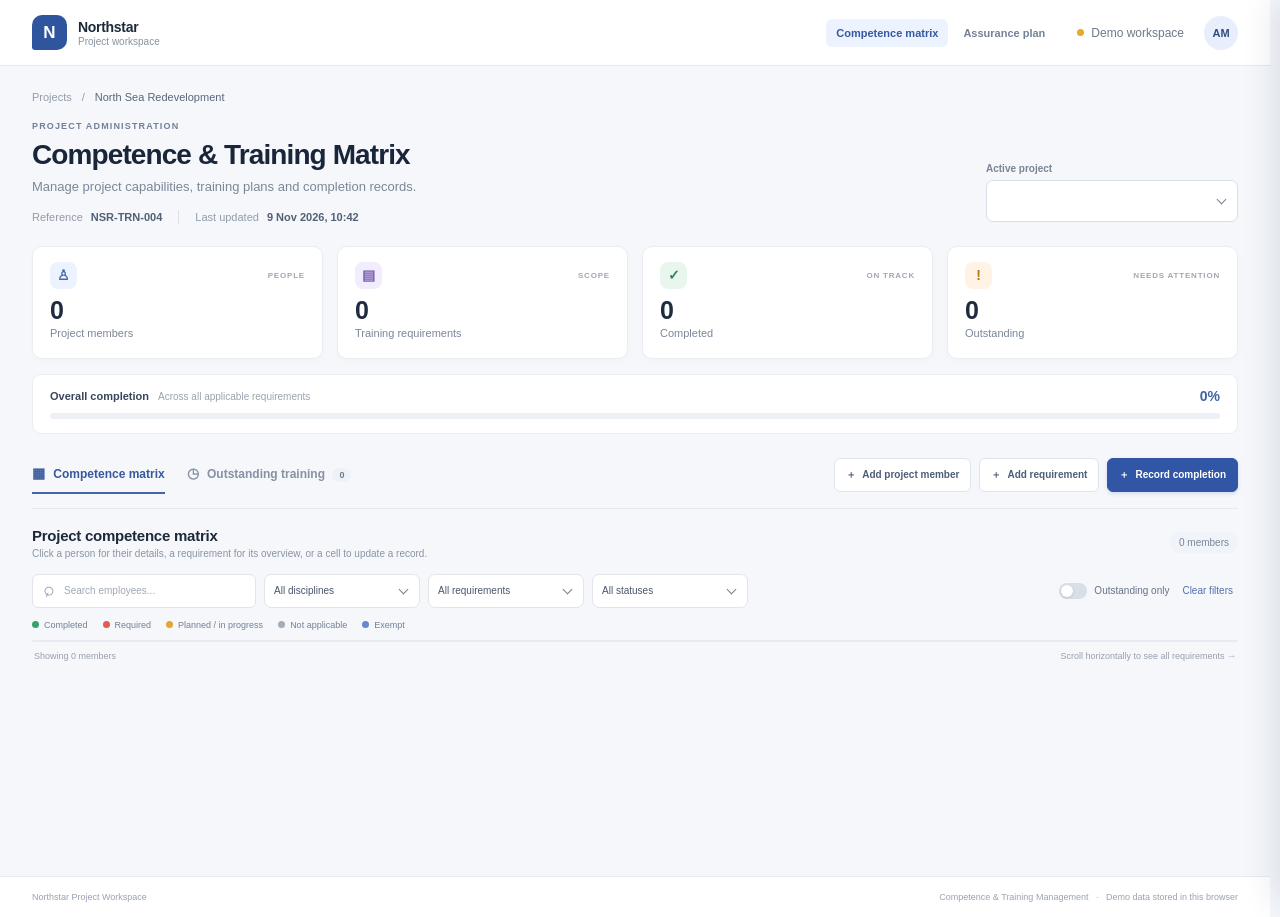
<file: index.html>
<!doctype html>
<html lang="en">
  <head>
    <meta charset="utf-8">
    <meta name="viewport" content="width=device-width, initial-scale=1">
    <meta name="theme-color" content="#f5f7fb">
    <title>Competence &amp; Training Matrix</title>
    <link rel="stylesheet" href="styles.css">
  </head>
  <body>
    <div class="app-shell">
      <header class="topbar">
        <a class="brand" href="#" aria-label="Project workspace home">
          <span class="brand-mark" aria-hidden="true">N</span>
          <span class="brand-copy"><strong>Northstar</strong><small>Project workspace</small></span>
        </a>
        <nav class="page-nav" aria-label="Project pages">
          <a class="active" href="index.html" aria-current="page">Competence matrix</a>
          <a href="assurance.html">Assurance plan</a>
        </nav>
        <div class="topbar-right">
          <span class="demo-label"><span></span> Demo workspace</span>
          <button class="avatar" aria-label="Signed in as Alex Morgan" title="Alex Morgan">AM</button>
        </div>
      </header>

      <main class="page">
        <div class="breadcrumbs"><span>Projects</span><span aria-hidden="true">/</span><span id="breadcrumb-project">North Sea Redevelopment</span></div>
        <section class="page-heading" aria-labelledby="page-title">
          <div class="heading-copy">
            <div class="eyebrow">PROJECT ADMINISTRATION</div>
            <h1 id="page-title">Competence &amp; Training Matrix</h1>
            <p class="subtitle">Manage project capabilities, training plans and completion records.</p>
            <div class="document-meta">
              <span><span class="meta-label">Reference</span><strong id="project-reference">NSR-TRN-004</strong></span>
              <span class="meta-divider"></span>
              <span><span class="meta-label">Last updated</span><strong id="updated-at">9 Nov 2026, 10:42</strong></span>
            </div>
          </div>
          <div class="project-picker">
            <label for="project-select">Active project</label>
            <div class="select-wrap project-select-wrap"><select id="project-select" aria-label="Select active project"></select><span class="chevron" aria-hidden="true"></span></div>
          </div>
        </section>

        <section class="summary-grid" aria-label="Project summary">
          <article class="summary-card">
            <div class="summary-top"><span class="summary-icon members-icon" aria-hidden="true">♙</span><span class="summary-kicker">PEOPLE</span></div>
            <div class="summary-number" id="member-count">0</div><div class="summary-label">Project members</div>
          </article>
          <article class="summary-card">
            <div class="summary-top"><span class="summary-icon requirements-icon" aria-hidden="true">▤</span><span class="summary-kicker">SCOPE</span></div>
            <div class="summary-number" id="requirement-count">0</div><div class="summary-label">Training requirements</div>
          </article>
          <article class="summary-card">
            <div class="summary-top"><span class="summary-icon completed-icon" aria-hidden="true">✓</span><span class="summary-kicker">ON TRACK</span></div>
            <div class="summary-number" id="completed-count">0</div><div class="summary-label">Completed</div>
          </article>
          <article class="summary-card">
            <div class="summary-top"><span class="summary-icon outstanding-icon" aria-hidden="true">!</span><span class="summary-kicker">NEEDS ATTENTION</span></div>
            <div class="summary-number" id="outstanding-count">0</div><div class="summary-label">Outstanding</div>
          </article>
        </section>

        <section class="progress-section" aria-label="Project completion">
          <div class="progress-copy"><div><strong>Overall completion</strong><span>Across all applicable requirements</span></div><strong class="progress-value" id="completion-rate">0%</strong></div>
          <div class="progress-track" role="progressbar" aria-label="Overall completion" aria-valuemin="0" aria-valuemax="100" aria-valuenow="0" id="progress-bar"><span></span></div>
        </section>

        <div class="action-row">
          <div class="tabs" role="tablist" aria-label="Matrix views">
            <button class="tab active" role="tab" aria-selected="true" data-view="matrix"><span class="tab-icon">▦</span> Competence matrix</button>
            <button class="tab" role="tab" aria-selected="false" data-view="outstanding"><span class="tab-icon">◷</span> Outstanding training <span class="tab-count" id="outstanding-tab-count">0</span></button>
          </div>
          <div class="action-buttons">
            <button class="button button-secondary" data-dialog="member">＋ <span>Add project member</span></button>
            <button class="button button-secondary" data-dialog="requirement">＋ <span>Add requirement</span></button>
            <button class="button button-primary" data-dialog="completion">＋ <span>Record completion</span></button>
          </div>
        </div>

        <section class="view-panel" id="matrix-view" role="tabpanel">
          <div class="panel-heading">
            <div><h2>Project competence matrix</h2><p>Click a person for their details, a requirement for its overview, or a cell to update a record.</p></div>
            <span class="record-count" id="matrix-record-count">0 members</span>
          </div>
          <div class="filters" aria-label="Filter matrix">
            <label class="search-box"><span class="search-icon" aria-hidden="true">⌕</span><input id="search-input" type="search" placeholder="Search employees..." aria-label="Search employees"></label>
            <div class="select-wrap"><select id="discipline-filter" aria-label="Filter by discipline"><option value="">All disciplines</option></select><span class="chevron" aria-hidden="true"></span></div>
            <div class="select-wrap"><select id="requirement-filter" aria-label="Filter by requirement"><option value="">All requirements</option></select><span class="chevron" aria-hidden="true"></span></div>
            <div class="select-wrap"><select id="status-filter" aria-label="Filter by status"><option value="">All statuses</option></select><span class="chevron" aria-hidden="true"></span></div>
            <label class="toggle-control"><input id="outstanding-only" type="checkbox"><span class="toggle-track"></span><span>Outstanding only</span></label>
            <button class="clear-filters" id="clear-filters" type="button">Clear filters</button>
          </div>
          <div class="legend" aria-label="Status legend">
            <span><i class="status-dot completed"></i>Completed</span><span><i class="status-dot required"></i>Required</span><span><i class="status-dot in-progress"></i>Planned / in progress</span><span><i class="status-dot not-applicable"></i>Not applicable</span><span><i class="status-dot exempt"></i>Exempt</span>
          </div>
          <div class="matrix-scroll" id="matrix-scroll">
            <table class="matrix-table" id="matrix-table"></table>
          </div>
          <div class="empty-state" id="matrix-empty" hidden><span class="empty-icon">⌕</span><h3>No matching records</h3><p>Try adjusting your filters or search for another employee.</p><button class="button button-secondary" id="empty-clear">Clear all filters</button></div>
          <div class="table-footer"><span id="matrix-footer-count">Showing 0 members</span><span>Scroll horizontally to see all requirements <span aria-hidden="true">→</span></span></div>
        </section>

        <section class="view-panel outstanding-view" id="outstanding-view" role="tabpanel" hidden>
          <div class="panel-heading">
            <div><h2>Outstanding training</h2><p>Follow up on requirements that still need to be completed.</p></div>
            <div class="outstanding-tools"><span class="record-count" id="outstanding-record-count">0 records</span><button class="button button-secondary export-button" id="export-outstanding" type="button">↓ <span>Export CSV</span></button></div>
          </div>
          <div class="outstanding-filters">
            <label class="search-box"><span class="search-icon" aria-hidden="true">⌕</span><input id="outstanding-search" type="search" placeholder="Search employee or requirement..." aria-label="Search outstanding training"></label>
            <div class="select-wrap"><select id="outstanding-discipline" aria-label="Filter outstanding training by discipline"><option value="">All disciplines</option></select><span class="chevron" aria-hidden="true"></span></div>
            <div class="select-wrap"><select id="outstanding-status" aria-label="Filter outstanding training by status"><option value="">All statuses</option></select><span class="chevron" aria-hidden="true"></span></div>
          </div>
          <div class="table-scroll">
            <table class="data-table">
              <thead><tr><th><button data-sort="employee">Employee <span>↕</span></button></th><th><button data-sort="discipline">Discipline <span>↕</span></button></th><th><button data-sort="requirement">Training requirement <span>↕</span></button></th><th><button data-sort="status">Current status <span>↕</span></button></th><th><button data-sort="planned">Planned date <span>↕</span></button></th><th><button data-sort="responsible">Responsible person <span>↕</span></button></th></tr></thead>
              <tbody id="outstanding-body"></tbody>
            </table>
          </div>
          <div class="empty-state" id="outstanding-empty" hidden><span class="empty-icon">✓</span><h3>Nothing outstanding</h3><p>There are no training records matching these filters.</p></div>
          <div class="table-footer"><span id="outstanding-footer-count">Showing 0 records</span><span>Overdue items are highlighted in red.</span></div>
        </section>
      </main>
      <footer class="app-footer"><span>Northstar Project Workspace</span><span>Competence &amp; Training Management <span class="footer-divider">·</span> Demo data stored in this browser</span></footer>
    </div>

    <div class="overlay" id="dialog-overlay" hidden>
      <section class="dialog" role="dialog" aria-modal="true" aria-labelledby="dialog-title">
        <header class="dialog-header"><div><span class="dialog-eyebrow" id="dialog-eyebrow">PROJECT RECORD</span><h2 id="dialog-title">Edit record</h2><p id="dialog-description"></p></div><button class="icon-button dialog-close" aria-label="Close dialog" data-close-dialog>×</button></header>
        <form id="record-form"><div class="dialog-body" id="dialog-fields"></div><footer class="dialog-footer"><button class="button button-secondary" type="button" data-close-dialog>Cancel</button><button class="button button-primary" type="submit" id="dialog-submit">Save changes</button></footer></form>
      </section>
    </div>
    <div class="drawer-scrim" id="drawer-scrim" hidden></div>
    <aside class="detail-drawer" id="detail-drawer" aria-label="Details panel" aria-hidden="true">
      <div id="drawer-content"></div>
    </aside>
    <div class="toast-region" id="toast-region" aria-live="polite"></div>
    <script src="app.js"></script>
  </body>
</html>
</file>
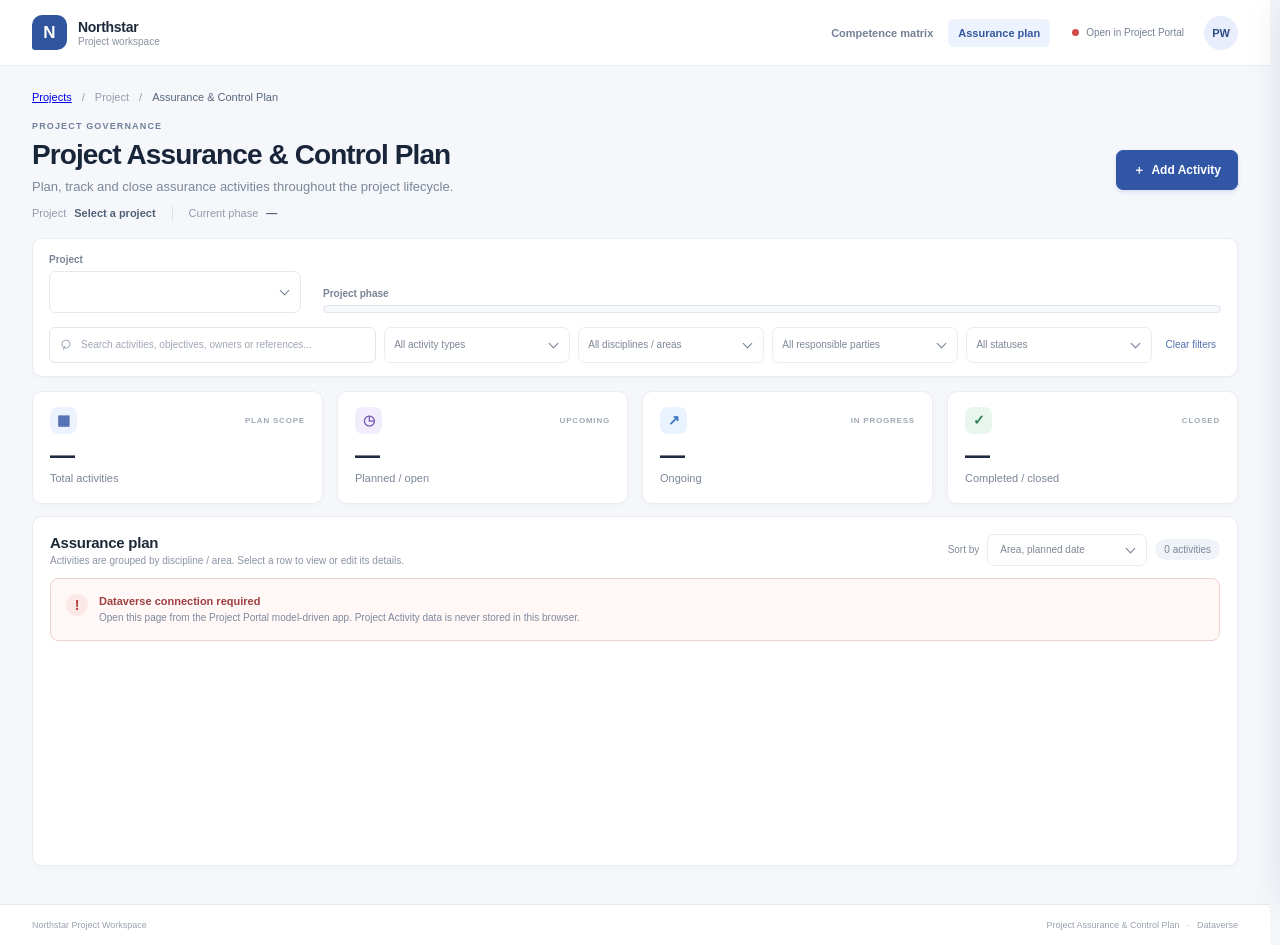
<file: assurance.html>
<!doctype html>
<html lang="en">
  <head>
    <meta charset="utf-8">
    <meta name="viewport" content="width=device-width, initial-scale=1">
    <meta name="theme-color" content="#f5f7fb">
    <title>Project Assurance &amp; Control Plan</title>
    <link rel="stylesheet" href="styles.css">
  </head>
  <body>
    <div class="app-shell">
      <header class="topbar">
        <a class="brand" href="index.html" aria-label="Project workspace home">
          <span class="brand-mark" aria-hidden="true">N</span>
          <span class="brand-copy"><strong>Northstar</strong><small>Project workspace</small></span>
        </a>
        <nav class="page-nav" aria-label="Project pages">
          <a href="index.html">Competence matrix</a>
          <a class="active" href="assurance.html" aria-current="page">Assurance plan</a>
        </nav>
        <div class="topbar-right">
          <span class="connection-label" id="connection-label"><span></span> Connecting to Dataverse</span>
          <button class="avatar" aria-label="Project workspace">PW</button>
        </div>
      </header>

      <main class="page assurance-page">
        <div class="breadcrumbs"><a href="index.html">Projects</a><span aria-hidden="true">/</span><span id="breadcrumb-project">Project</span><span aria-hidden="true">/</span><span>Assurance &amp; Control Plan</span></div>
        <section class="page-heading assurance-heading" aria-labelledby="page-title">
          <div class="heading-copy">
            <div class="eyebrow">PROJECT GOVERNANCE</div>
            <h1 id="page-title">Project Assurance &amp; Control Plan</h1>
            <p class="subtitle">Plan, track and close assurance activities throughout the project lifecycle.</p>
            <div class="document-meta">
              <span><span class="meta-label">Project</span><strong id="selected-project-name">Select a project</strong></span>
              <span class="meta-divider"></span>
              <span><span class="meta-label">Current phase</span><strong id="selected-phase-name">—</strong></span>
            </div>
          </div>
          <button class="button button-primary add-activity-button" id="add-activity" type="button" disabled><span aria-hidden="true">＋</span> Add Activity</button>
        </section>

        <section class="assurance-navigation surface-card" aria-label="Project and phase selection">
          <div class="assurance-filter-row">
            <div class="project-picker">
              <label for="project-filter">Project</label>
              <div class="select-wrap project-select-wrap"><select id="project-filter" aria-label="Select project" disabled></select><span class="chevron" aria-hidden="true"></span></div>
            </div>
            <div class="phase-picker">
              <span class="filter-label">Project phase</span>
              <div class="phase-tabs" id="phase-tabs" role="tablist" aria-label="Project phase" aria-orientation="horizontal"></div>
            </div>
          </div>
          <div class="filters assurance-filters" aria-label="Filter assurance activities">
            <label class="search-box assurance-search"><span class="search-icon" aria-hidden="true">⌕</span><input id="search-input" type="search" placeholder="Search activities, objectives, owners or references..." aria-label="Search assurance activities" disabled></label>
            <button class="filter-toggle" id="toggle-filters" type="button" aria-expanded="false" aria-controls="secondary-filters">More filters <span aria-hidden="true">⌄</span></button>
            <div class="secondary-filters" id="secondary-filters">
              <div class="select-wrap"><select id="activity-type-filter" aria-label="Filter by activity type" disabled><option value="">All activity types</option></select><span class="chevron" aria-hidden="true"></span></div>
              <div class="select-wrap"><select id="area-filter" aria-label="Filter by discipline or area" disabled><option value="">All disciplines / areas</option></select><span class="chevron" aria-hidden="true"></span></div>
              <div class="select-wrap"><select id="responsible-filter" aria-label="Filter by responsible party" disabled><option value="">All responsible parties</option></select><span class="chevron" aria-hidden="true"></span></div>
              <div class="select-wrap"><select id="status-filter" aria-label="Filter by status" disabled><option value="">All statuses</option></select><span class="chevron" aria-hidden="true"></span></div>
            </div>
            <button class="clear-filters" id="clear-filters" type="button" disabled>Clear filters</button>
          </div>
        </section>

        <section class="summary-grid assurance-summary" aria-label="Assurance plan summary">
          <article class="summary-card">
            <div class="summary-top"><span class="summary-icon assurance-total-icon" aria-hidden="true">▦</span><span class="summary-kicker">PLAN SCOPE</span></div>
            <div class="summary-number" id="total-count">—</div><div class="summary-label">Total activities</div>
          </article>
          <article class="summary-card">
            <div class="summary-top"><span class="summary-icon requirements-icon" aria-hidden="true">◷</span><span class="summary-kicker">UPCOMING</span></div>
            <div class="summary-number" id="planned-count">—</div><div class="summary-label">Planned / open</div>
          </article>
          <article class="summary-card">
            <div class="summary-top"><span class="summary-icon assurance-ongoing-icon" aria-hidden="true">↗</span><span class="summary-kicker">IN PROGRESS</span></div>
            <div class="summary-number" id="ongoing-count">—</div><div class="summary-label">Ongoing</div>
          </article>
          <article class="summary-card">
            <div class="summary-top"><span class="summary-icon completed-icon" aria-hidden="true">✓</span><span class="summary-kicker">CLOSED</span></div>
            <div class="summary-number" id="completed-count">—</div><div class="summary-label">Completed / closed</div>
          </article>
        </section>

        <div class="overdue-banner" id="overdue-banner" role="status" hidden>
          <span class="overdue-banner-icon" aria-hidden="true">!</span>
          <span><strong id="overdue-count">0</strong> overdue activities need attention</span>
          <button type="button" id="show-overdue">Show overdue</button>
        </div>

        <section class="view-panel assurance-plan-panel" aria-labelledby="plan-heading">
          <div class="panel-heading">
            <div><h2 id="plan-heading">Assurance plan</h2><p>Activities are grouped by discipline / area. Select a row to view or edit its details.</p></div>
            <div class="plan-tools">
              <label class="sort-control" for="sort-select">Sort by</label>
              <div class="select-wrap sort-select-wrap"><select id="sort-select" aria-label="Sort activities" disabled><option value="default">Area, planned date</option><option value="date">Planned date</option><option value="status">Status</option><option value="activity">Activity</option><option value="responsible">Responsible party</option></select><span class="chevron" aria-hidden="true"></span></div>
              <span class="record-count" id="record-count">0 activities</span>
            </div>
          </div>
          <div class="connection-state" id="connection-state" role="status">
            <span class="connection-state-icon" aria-hidden="true">↻</span>
            <div><strong>Connecting to Dataverse</strong><p>Loading Project Activity records and existing Choice options.</p></div>
          </div>
          <div class="activity-groups" id="activity-groups" aria-live="polite"></div>
          <div class="empty-state assurance-empty" id="empty-state" hidden>
            <span class="empty-icon" aria-hidden="true">✓</span>
            <h3 id="empty-title">No assurance activities have been created for this phase yet.</h3>
            <p id="empty-description">Add an activity to start building this phase's assurance plan.</p>
            <button class="button button-primary" id="empty-add" type="button">＋ Add Activity</button>
          </div>
        </section>
      </main>
      <footer class="app-footer"><span>Northstar Project Workspace</span><span>Project Assurance &amp; Control Plan <span class="footer-divider">·</span> Dataverse</span></footer>
    </div>

    <div class="drawer-scrim" id="drawer-scrim" hidden></div>
    <aside class="detail-drawer assurance-drawer" id="detail-drawer" role="dialog" aria-modal="true" aria-label="Activity details" aria-hidden="true"></aside>
    <div class="toast-region" id="toast-region" aria-live="polite"></div>
    <script src="assurance.js"></script>
  </body>
</html>
</file>
<file: styles.css>
:root {
  color-scheme: light;
  --ink: #1d2939;
  --muted: #667085;
  --subtle: #98a2b3;
  --line: #e7eaf0;
  --surface: #fff;
  --canvas: #f5f7fb;
  --blue: #3156a6;
  --blue-dark: #26478f;
  --blue-soft: #edf2ff;
  --green: #157347;
  --green-bg: #e8f6ee;
  --red: #c83d42;
  --red-bg: #fff0ef;
  --amber: #a66a08;
  --amber-bg: #fff5df;
  --grey: #667085;
  --grey-bg: #f0f2f5;
  --purple: #6d4bb3;
  --purple-bg: #f2edfc;
  --shadow: 0 8px 24px rgba(27, 39, 67, .08);
}
* { box-sizing: border-box; }
body { margin: 0; background: var(--canvas); color: var(--ink); font-family: 'Segoe UI Variable', 'Segoe UI', sans-serif; font-size: 14px; -webkit-font-smoothing: antialiased; }
button, input, select { font: inherit; }
button { cursor: pointer; }
[hidden] { display: none !important; }
.app-shell { min-height: 100vh; display: flex; flex-direction: column; }
.topbar { height: 66px; padding: 0 max(32px, calc((100vw - 1440px) / 2)); background: #fff; border-bottom: 1px solid var(--line); display: flex; align-items: center; justify-content: space-between; }
.brand { display: inline-flex; gap: 11px; align-items: center; color: inherit; text-decoration: none; }
.brand-mark { width: 35px; height: 35px; display: grid; place-items: center; background: #2f559f; color: #fff; border-radius: 10px 10px 10px 3px; font: 800 17px 'Manrope', sans-serif; }
.brand-copy { display: grid; gap: 1px; }
.brand-copy strong { font: 700 14px 'Manrope', sans-serif; letter-spacing: -.3px; }
.brand-copy small { color: #8992a2; font-size: 10px; }
.topbar-right { display: flex; align-items: center; gap: 20px; }
.demo-label { display: inline-flex; align-items: center; gap: 7px; color: #6f7a8a; font-size: 12px; }
.demo-label span { width: 7px; height: 7px; border-radius: 100%; background: #e8a82d; }
.avatar { width: 34px; height: 34px; border: 0; border-radius: 50%; color: #304c83; background: #e8eefb; font-size: 11px; font-weight: 700; }
.page { width: min(1440px, 100%); margin: 0 auto; padding: 25px 32px 38px; flex: 1; }
.breadcrumbs { display: flex; align-items: center; gap: 10px; font-size: 11px; color: #939baa; margin-bottom: 18px; }
.breadcrumbs span:last-child { color: #58667c; }
.page-heading { display: flex; justify-content: space-between; align-items: flex-end; gap: 24px; margin-bottom: 22px; }
.eyebrow, .dialog-eyebrow { color: #72809a; letter-spacing: 1.15px; font-size: 9px; font-weight: 700; margin-bottom: 7px; }
h1, h2, h3, p { margin-top: 0; }
h1 { margin: 0; font: 800 28px/1.2 'Manrope', 'Segoe UI', sans-serif; letter-spacing: -.9px; color: #19263a; }
.subtitle { color: #7c8798; margin: 7px 0 16px; font-size: 13px; }
.document-meta { display: flex; align-items: center; gap: 16px; color: #566378; }
.document-meta span:not(.meta-divider) { display: flex; align-items: center; gap: 8px; }
.meta-label { font-size: 11px; color: #929bab; }
.document-meta strong { color: #526077; font-size: 11px; font-weight: 600; }
.meta-divider { height: 14px; width: 1px; background: #dce1e8; }
.project-picker { width: 252px; flex: 0 0 252px; margin-bottom: 2px; }
.project-picker label { display: block; font-size: 10px; color: #7a8495; font-weight: 600; margin-bottom: 6px; }
.select-wrap { position: relative; }
.select-wrap select { appearance: none; width: 100%; height: 38px; border: 1px solid #e1e5eb; border-radius: 7px; padding: 0 33px 0 12px; background: #fff; color: #49566b; font-size: 12px; outline: none; cursor: pointer; }
.select-wrap select:focus, input:focus { border-color: #8ca4da; box-shadow: 0 0 0 3px rgba(49, 86, 166, .11); }
.project-select-wrap select { height: 42px; border-color: #d8deea; color: #34445e; font-weight: 600; }
.chevron { position: absolute; width: 7px; height: 7px; border-right: 1.5px solid #768196; border-bottom: 1.5px solid #768196; transform: rotate(45deg); right: 13px; top: 14px; pointer-events: none; }
.project-select-wrap .chevron { top: 16px; }
.summary-grid { display: grid; grid-template-columns: repeat(4, minmax(0, 1fr)); gap: 14px; margin-bottom: 15px; }
.summary-card { min-height: 113px; border: 1px solid #eaedf2; border-radius: 10px; background: #fff; padding: 15px 17px 13px; box-shadow: 0 2px 6px rgba(31, 44, 71, .025); }
.summary-top { display: flex; align-items: center; justify-content: space-between; }
.summary-icon { width: 27px; height: 27px; border-radius: 8px; display: grid; place-items: center; font-weight: 700; font-size: 14px; }
.members-icon { background: #edf2ff; color: #4465ad; }.requirements-icon { background: #f2edfc; color: #795cb6; }.completed-icon { background: #e8f6ee; color: #32835a; }.outstanding-icon { background: #fff3e5; color: #b77516; }
.summary-kicker { color: #a0a8b5; font-size: 8px; letter-spacing: .8px; font-weight: 700; }
.summary-number { font: 700 25px/1 'Manrope', sans-serif; margin-top: 9px; letter-spacing: -.7px; color: #1e2b40; }
.summary-label { color: #7b8698; font-size: 11px; margin-top: 4px; }
.progress-section { background: #fff; border: 1px solid #eaedf2; border-radius: 9px; padding: 13px 17px 14px; margin-bottom: 22px; }
.progress-copy { display: flex; align-items: center; justify-content: space-between; margin-bottom: 9px; }
.progress-copy > div { display: flex; align-items: baseline; gap: 9px; }
.progress-copy strong { font-size: 11px; color: #38465c; }
.progress-copy span { color: #9aa2af; font-size: 10px; }
.progress-copy .progress-value { color: #4262a7; font: 700 14px 'Manrope', sans-serif; }
.progress-track { height: 6px; background: #edf0f5; border-radius: 10px; overflow: hidden; }
.progress-track span { display: block; width: 0; height: 100%; border-radius: inherit; background: linear-gradient(90deg, #5879c0, #438c7a); transition: width .3s ease; }
.action-row { display: flex; align-items: center; justify-content: space-between; gap: 16px; margin-bottom: 14px; }
.tabs { align-self: stretch; display: flex; align-items: center; gap: 22px; }
.tab { border: 0; background: transparent; padding: 9px 0 11px; color: #8691a3; border-bottom: 2px solid transparent; font-size: 12px; font-weight: 600; white-space: nowrap; }
.tab.active { color: #36589e; border-bottom-color: #4265aa; }
.tab-icon { font-size: 14px; margin-right: 5px; }
.tab-count { background: #eef1f7; border-radius: 10px; color: #6d7890; font-size: 9px; padding: 2px 7px; margin-left: 4px; }
.action-buttons { display: flex; align-items: center; gap: 8px; }
.button { min-height: 34px; display: inline-flex; justify-content: center; align-items: center; gap: 6px; border-radius: 6px; padding: 0 11px; font-size: 10px; font-weight: 600; transition: background .15s, border-color .15s, transform .15s; white-space: nowrap; }
.button:active { transform: translateY(1px); }
.button-secondary { border: 1px solid #dfe4ec; color: #4e5e78; background: #fff; }
.button-secondary:hover { background: #f8f9fc; border-color: #c9d2e0; }
.button-primary { border: 1px solid var(--blue); color: #fff; background: var(--blue); box-shadow: 0 2px 4px rgba(49, 86, 166, .16); }
.button-primary:hover { background: var(--blue-dark); }
.view-panel { min-height: 330px; padding: 18px 0 0; border-top: 1px solid #e6e9ef; }
.panel-heading { display: flex; align-items: center; justify-content: space-between; gap: 14px; margin-bottom: 15px; }
.panel-heading h2 { margin: 0 0 4px; font: 700 15px 'Manrope', sans-serif; letter-spacing: -.25px; }
.panel-heading p { margin: 0; color: #8a94a4; font-size: 10px; }
.record-count { font-size: 10px; color: #7a879a; background: #f0f3f8; padding: 5px 9px; border-radius: 14px; white-space: nowrap; }
.filters, .outstanding-filters { display: flex; align-items: center; gap: 8px; flex-wrap: wrap; margin-bottom: 12px; }
.search-box { min-width: 180px; width: 224px; position: relative; }
.search-box input { width: 100%; height: 34px; padding: 0 10px 0 31px; border: 1px solid #e1e5eb; border-radius: 6px; outline: none; font-size: 10px; color: #49566b; background: #fff; }
.search-box input::placeholder { color: #a0a8b5; }
.search-icon { position: absolute; top: 6px; left: 10px; color: #8894a8; font-size: 19px; line-height: 1; transform: rotate(-20deg); }
.filters .select-wrap { width: 156px; }.filters .select-wrap select,.outstanding-filters .select-wrap select { height: 34px; font-size: 10px; padding-left: 9px; }
.filters .chevron,.outstanding-filters .chevron { top: 12px; }
.toggle-control { display: flex; align-items: center; gap: 7px; color: #667286; font-size: 10px; cursor: pointer; white-space: nowrap; margin-left: auto; }
.toggle-control input { position: absolute; opacity: 0; pointer-events: none; }
.toggle-track { width: 28px; height: 16px; border-radius: 12px; background: #d9dee7; position: relative; transition: background .16s; }
.toggle-track::after { content: ''; position: absolute; width: 12px; height: 12px; top: 2px; left: 2px; border-radius: 50%; background: #fff; box-shadow: 0 1px 3px #0002; transition: transform .16s; }
.toggle-control input:checked + .toggle-track { background: #5474b8; }.toggle-control input:checked + .toggle-track::after { transform: translateX(12px); }
.toggle-control input:focus-visible + .toggle-track { outline: 3px solid #c7d4f1; }
.clear-filters { border: 0; background: transparent; color: #5270ae; font-size: 10px; padding: 5px; }
.legend { display: flex; gap: 15px; align-items: center; margin: 4px 0 10px; color: #738095; font-size: 9px; flex-wrap: wrap; }
.legend span { display: inline-flex; align-items: center; gap: 5px; }
.status-dot { display: inline-block; width: 7px; height: 7px; border-radius: 50%; flex: 0 0 7px; }
.status-dot.completed { background: #37a36b; }.status-dot.required { background: #e35b55; }.status-dot.in-progress { background: #e6a432; }.status-dot.not-applicable { background: #a4acb9; }.status-dot.exempt { background: #6488d1; }
.matrix-scroll { position: relative; width: 100%; max-height: 530px; overflow: auto; border: 1px solid #e7eaf0; border-radius: 8px; background: #fff; scrollbar-color: #c9d1df #f5f6f9; scrollbar-width: thin; }
.matrix-table { border-collapse: separate; border-spacing: 0; min-width: 100%; width: max-content; table-layout: fixed; font-size: 10px; }
.matrix-table th,.matrix-table td { border-bottom: 1px solid #edf0f4; border-right: 1px solid #f0f2f6; text-align: center; padding: 0; height: 51px; min-width: 112px; max-width: 145px; background: #fff; }
.matrix-table th { position: sticky; top: 0; z-index: 4; height: 69px; background: #f9fafc; border-bottom: 1px solid #e5e9f0; }
.matrix-table th:first-child,.matrix-table td:first-child { width: 228px; min-width: 228px; max-width: 228px; text-align: left; position: sticky; left: 0; z-index: 3; background: #fff; }
.matrix-table th:first-child { z-index: 6; background: #f7f9fc; }
.matrix-table th:first-child::after,.matrix-table td:first-child::after { content: ''; position: absolute; top: 0; right: -5px; bottom: 0; width: 5px; pointer-events: none; background: linear-gradient(90deg, rgba(20,37,67,.08), transparent); }
.member-head { padding: 10px 14px !important; color: #67748a; font-size: 9px; font-weight: 700; letter-spacing: .25px; }
.requirement-head { display: flex; height: 100%; flex-direction: column; justify-content: center; align-items: center; gap: 4px; padding: 7px 8px; }
.requirement-head button { display: -webkit-box; border: 0; background: transparent; padding: 0; color: #35445c; font-size: 9px; line-height: 1.35; font-weight: 700; text-align: center; cursor: pointer; -webkit-line-clamp: 2; -webkit-box-orient: vertical; overflow: hidden; }
.requirement-head button:hover { color: #4265aa; text-decoration: underline; }
.requirement-category { text-transform: uppercase; color: #9ba4b3; font-size: 7px; letter-spacing: .7px; font-weight: 600; }
.discipline-row td { position: sticky; top: 69px; z-index: 2; height: 26px; padding: 0 12px !important; text-align: left; background: #f4f6fa !important; border-right: 0; color: #69768d; font-size: 8px; font-weight: 700; letter-spacing: .55px; text-transform: uppercase; }
.discipline-row td:first-child { z-index: 5; }
.employee-cell { display: flex; align-items: center; gap: 9px; padding: 0 12px; height: 50px; }
.employee-avatar { flex: 0 0 27px; width: 27px; height: 27px; border-radius: 50%; display: grid; place-items: center; font-size: 8px; font-weight: 700; color: #4866a2; background: #ebf0fb; }
.employee-avatar.alt-1 { color: #398065; background: #e8f4ef; }.employee-avatar.alt-2 { color: #8c6541; background: #f8efe5; }.employee-avatar.alt-3 { color: #7657a7; background: #f1ebf9; }.employee-avatar.alt-4 { color: #a84c54; background: #faeded; }
.employee-name { color: #34445d; font-weight: 600; font-size: 10px; border: 0; background: transparent; padding: 0; text-align: left; }
.employee-name:hover { color: #3e61a9; text-decoration: underline; }
.employee-role { font-size: 8px; color: #9aa3b0; margin-top: 2px; }
.inactive-tag { color: #888f9a; font-size: 7px; background: #eff1f4; border-radius: 8px; padding: 2px 5px; margin-left: 4px; }
.matrix-cell { width: 100%; height: 50px; border: 0; background: transparent; display: flex; align-items: center; justify-content: center; gap: 5px; color: #536176; font-size: 8px; }
.matrix-cell:hover { background: #f6f8fc; }
.matrix-cell .status-dot { width: 7px; height: 7px; flex-basis: 7px; }
.cell-date { font-size: 8px; white-space: nowrap; }
.cell-status-text { font-size: 8px; white-space: nowrap; }
.cell-na .cell-status-text { color: #a0a7b2; }.cell-exempt .cell-status-text { color: #5876b7; }.cell-required .cell-status-text { color: #bd4d4a; }.cell-in-progress .cell-status-text { color: #a66a08; }.cell-completed .cell-status-text { color: #39845d; }
.empty-state { min-height: 200px; border: 1px dashed #dfe4ec; border-radius: 8px; background: #fff; display: flex; flex-direction: column; align-items: center; justify-content: center; text-align: center; }
.empty-icon { width: 35px; height: 35px; display: grid; place-items: center; border-radius: 50%; background: #f0f3f8; color: #7c8aa1; font-size: 20px; margin-bottom: 9px; }
.empty-state h3 { margin: 0 0 4px; font: 700 13px 'Manrope',sans-serif; }.empty-state p { margin: 0 0 13px; color: #8e98a7; font-size: 10px; }
.table-footer { display: flex; justify-content: space-between; color: #97a0ae; font-size: 9px; padding: 9px 2px; }
.table-footer > span:last-child { text-align: right; }
.outstanding-view { padding-top: 18px; }.outstanding-tools { display: flex; align-items: center; gap: 8px; }.outstanding-filters .search-box { width: 260px; }
.table-scroll { overflow: auto; border: 1px solid #e7eaf0; border-radius: 8px; background: #fff; }
.data-table { width: 100%; border-collapse: collapse; min-width: 720px; text-align: left; }
.data-table thead th { height: 39px; background: #f8f9fb; color: #778398; border-bottom: 1px solid #e7eaf0; font-size: 9px; font-weight: 600; padding: 0 12px; white-space: nowrap; }
.data-table thead th button { background: transparent; border: 0; color: inherit; font: inherit; padding: 0; cursor: pointer; }
.data-table thead th button span { color: #a6aeb9; margin-left: 4px; }
.data-table tbody td { height: 48px; border-bottom: 1px solid #eff1f5; color: #57657a; font-size: 10px; padding: 0 12px; }
.data-table tbody tr:last-child td { border-bottom: 0; }
.data-table tbody tr:hover { background: #fafbfd; }
.table-person { display: flex; align-items: center; gap: 8px; color: #35445b; font-weight: 600; }
.table-person .employee-avatar { width: 25px; height: 25px; flex-basis: 25px; }
.status-pill { display: inline-flex; align-items: center; gap: 5px; padding: 4px 7px; border-radius: 12px; font-size: 8px; font-weight: 600; white-space: nowrap; }
.status-pill .status-dot { width: 6px; height: 6px; flex-basis: 6px; }
.status-pill.completed { color: var(--green); background: var(--green-bg); }.status-pill.required { color: var(--red); background: var(--red-bg); }.status-pill.in-progress { color: var(--amber); background: var(--amber-bg); }.status-pill.not-applicable { color: var(--grey); background: var(--grey-bg); }.status-pill.exempt { color: #5273b5; background: #edf2ff; }
.overdue-row td { background: #fff8f7; }.overdue-date { color: #c83d42 !important; font-weight: 700; }.overdue-badge { color: #bd4742; font-size: 8px; margin-left: 5px; }
.empty-inline { text-align: center !important; padding: 35px !important; color: #9099a8 !important; }
.app-footer { border-top: 1px solid #e7eaf0; padding: 15px max(32px, calc((100vw - 1440px) / 2)); display: flex; justify-content: space-between; gap: 16px; color: #9aa2af; font-size: 9px; background: #fff; }
.footer-divider { padding: 0 5px; }

.overlay { position: fixed; inset: 0; z-index: 50; display: flex; align-items: center; justify-content: center; padding: 20px; background: rgba(24, 35, 54, .4); backdrop-filter: blur(2px); overflow-y: auto; }
.dialog { width: min(560px, 100%); max-height: calc(100dvh - 40px); display: flex; flex-direction: column; border-radius: 12px; background: #fff; box-shadow: 0 22px 65px rgba(20, 32, 54, .22); margin: auto; overflow: hidden; }
.dialog form { display: flex; flex: 1 1 auto; flex-direction: column; min-height: 0; overflow: hidden; }
.dialog-header { display: flex; justify-content: space-between; gap: 18px; padding: 21px 23px 15px; border-bottom: 1px solid #edf0f4; flex: 0 0 auto; }
.dialog-header h2 { margin: 0 0 4px; font: 700 18px 'Manrope',sans-serif; letter-spacing: -.4px; }.dialog-header p { margin: 0; color: #818c9d; font-size: 11px; }
.dialog-eyebrow { margin-bottom: 6px; font-size: 8px; }
.icon-button { width: 29px; height: 29px; border: 0; border-radius: 6px; background: transparent; color: #798496; font-size: 21px; line-height: 1; }
.icon-button:hover { background: #f2f4f7; }
.dialog-body { flex: 1 1 auto; min-height: 0; overflow-y: auto; padding: 18px 23px; }
.dialog-footer { display: flex; justify-content: flex-end; gap: 8px; padding: 13px 23px; border-top: 1px solid #edf0f4; background: #fcfcfd; flex: 0 0 auto; }
.form-grid { display: grid; grid-template-columns: 1fr 1fr; gap: 13px 14px; }
.form-field { min-width: 0; display: flex; flex-direction: column; gap: 5px; }
.form-field.full { grid-column: 1 / -1; }
.form-field label { color: #56647a; font-size: 10px; font-weight: 600; }
.form-field label .required-mark { color: #d65754; margin-left: 2px; }
.form-field input,.form-field select,.form-field textarea { width: 100%; border: 1px solid #dfe4ec; border-radius: 6px; color: #36455c; background: #fff; padding: 9px 10px; outline: none; font-size: 11px; }
.form-field input,.form-field select { min-height: 36px; }.form-field textarea { min-height: 75px; resize: vertical; }
.form-field input:focus,.form-field select:focus,.form-field textarea:focus { border-color: #8ca4da; box-shadow: 0 0 0 3px rgba(49, 86, 166, .11); }
.form-field input[readonly] { background: #f7f8fa; color: #778398; }
.form-hint { color: #949eac; font-size: 9px; }
.form-field:has(textarea) { grid-column: 1 / -1; }
.checkbox-row { display: flex; align-items: center; gap: 8px; color: #59677c; font-size: 10px; }
.checkbox-row input { width: 14px; height: 14px; min-height: auto; accent-color: #4969ae; }
.discipline-checks { display: grid; grid-template-columns: repeat(2, minmax(0, 1fr)); gap: 9px 12px; max-height: 150px; overflow-y: auto; padding: 10px; border: 1px solid #e3e7ed; border-radius: 6px; }
.drawer-scrim { position: fixed; inset: 0; z-index: 35; background: rgba(23, 35, 56, .2); }
.detail-drawer { position: fixed; z-index: 40; right: 0; top: 0; bottom: 0; width: min(470px, calc(100vw - 16px)); background: #fff; box-shadow: -12px 0 35px rgba(24, 35, 54, .14); transform: translateX(102%); transition: transform .22s ease; overflow-y: auto; }
.detail-drawer.open { transform: translateX(0); }
.drawer-header { position: sticky; top: 0; z-index: 2; display: flex; justify-content: space-between; align-items: flex-start; gap: 12px; padding: 20px 21px 16px; background: #fff; border-bottom: 1px solid #edf0f4; }
.drawer-header h2 { margin: 0 0 5px; font: 700 17px 'Manrope',sans-serif; letter-spacing: -.35px; }
.drawer-subtitle { margin: 0; font-size: 10px; color: #8792a2; }
.drawer-content { padding: 17px 21px 24px; }
.detail-profile { display: flex; align-items: center; gap: 12px; background: #f7f9fc; border-radius: 8px; padding: 13px; margin-bottom: 15px; }
.detail-profile .employee-avatar { width: 42px; height: 42px; flex-basis: 42px; font-size: 12px; }
.detail-profile strong { display: block; font-size: 12px; color: #39475e; margin-bottom: 3px; }.detail-profile span { display: block; color: #8590a1; font-size: 10px; }
.detail-stats { display: grid; grid-template-columns: repeat(3, 1fr); gap: 7px; margin-bottom: 15px; }
.detail-stat { border: 1px solid #e9edf2; border-radius: 7px; padding: 9px; }.detail-stat strong { display: block; color: #2d3e58; font: 700 16px 'Manrope',sans-serif; }.detail-stat span { display: block; color: #8893a3; font-size: 8px; margin-top: 3px; }
.detail-progress { margin-bottom: 20px; }.detail-progress .progress-copy { margin-bottom: 6px; }
.section-title { font: 700 11px 'Manrope',sans-serif; margin: 18px 0 9px; color: #40506a; }
.detail-list { border: 1px solid #e9edf2; border-radius: 7px; overflow: hidden; }.detail-list-row { display: grid; grid-template-columns: minmax(0, 1fr) auto; gap: 10px; align-items: center; padding: 10px; border-bottom: 1px solid #eef0f4; }.detail-list-row:last-child { border-bottom: 0; }.detail-list-row strong { display: block; color: #46556c; font-size: 9px; margin-bottom: 4px; }.detail-list-row small { display: block; color: #9aa3b0; font-size: 8px; }
.detail-table { width: 100%; border-collapse: collapse; }.detail-table th,.detail-table td { text-align: left; padding: 8px 5px; border-bottom: 1px solid #eef0f4; font-size: 8px; vertical-align: top; }.detail-table th { color: #929baa; font-weight: 600; }.detail-table td { color: #59677b; }
.detail-table-wrap { overflow-x: auto; }.drawer-note { color: #a0a7b2; font-size: 9px; padding: 10px 0; }
.drawer-action { margin-top: 13px; width: 100%; }
.toast-region { position: fixed; bottom: 19px; right: 20px; z-index: 80; display: flex; flex-direction: column; gap: 8px; }
.toast { color: #fff; background: #263b5d; box-shadow: var(--shadow); padding: 11px 15px; border-radius: 7px; font-size: 11px; animation: toast-in .18s ease-out; }
@keyframes toast-in { from { opacity: 0; transform: translateY(8px); } to { opacity: 1; transform: translateY(0); } }
@media (min-width: 1441px) { .page { padding-left: 0; padding-right: 0; } }
@media (max-width: 960px) {
  .page { padding-left: 22px; padding-right: 22px; }
  .action-row { align-items: flex-start; flex-direction: column; gap: 5px; }
  .action-buttons { align-self: flex-end; }
  .filters .select-wrap { flex: 1 1 140px; width: auto; }
  .search-box { flex: 1 1 190px; width: auto; }
  .toggle-control { margin-left: 0; }
  .matrix-scroll { max-height: 490px; }
}
@media (max-width: 640px) {
  .topbar { height: 57px; padding: 0 16px; }
  .topbar-right { gap: 11px; }.demo-label { font-size: 10px; }
  .page { padding: 18px 14px 28px; }.breadcrumbs { margin-bottom: 15px; }
  .page-heading { align-items: stretch; flex-direction: column; gap: 13px; margin-bottom: 16px; }
  h1 { font-size: 23px; }.subtitle { font-size: 11px; margin-bottom: 12px; }
  .document-meta { gap: 10px; flex-wrap: wrap; }.document-meta span:not(.meta-divider) { gap: 5px; }
  .meta-label,.document-meta strong { font-size: 9px; }
  .project-picker { width: 100%; flex-basis: auto; }.project-select-wrap select { height: 39px; }
  .summary-grid { grid-template-columns: repeat(2, minmax(0,1fr)); gap: 8px; }
  .summary-card { min-height: 98px; padding: 12px; }.summary-number { font-size: 22px; margin-top: 7px; }
  .progress-section { padding: 12px; }.progress-copy > div { display: grid; gap: 3px; }.progress-copy span { font-size: 9px; }
  .tabs { gap: 14px; max-width: 100%; overflow-x: auto; }.tab { font-size: 10px; }
  .action-buttons { align-self: stretch; width: 100%; display: grid; grid-template-columns: 1fr 1fr; gap: 6px; }
  .action-buttons .button { padding: 0 6px; font-size: 9px; }.action-buttons .button-primary { grid-column: 1 / -1; }
  .panel-heading { align-items: flex-start; }.panel-heading p { max-width: 270px; line-height: 1.5; }.record-count { font-size: 9px; }
  .filters { gap: 6px; }.filters .search-box { flex-basis: 100%; width: 100%; }.filters .select-wrap { flex-basis: calc(50% - 3px); }
  .toggle-control { flex-basis: calc(50% - 3px); }.clear-filters { margin-left: auto; }
  .legend { gap: 8px 12px; font-size: 8px; }.matrix-table th:first-child,.matrix-table td:first-child { width: 188px; min-width: 188px; max-width: 188px; }
  .matrix-table th,.matrix-table td { min-width: 105px; }.matrix-table th { height: 67px; }.discipline-row td { top: 67px; }
  .employee-cell { padding: 0 9px; gap: 7px; }.table-footer { font-size: 8px; gap: 10px; }
  .table-footer > span:last-child { max-width: 45%; }
  .app-footer { padding: 12px 14px; flex-direction: column; gap: 5px; }
  .overlay { padding: 10px; align-items: center; }.dialog { max-height: calc(100dvh - 20px); border-radius: 10px; }
  .dialog-header { padding: 17px 16px 13px; }.dialog-body { padding: 15px 16px; }.dialog-footer { padding: 11px 16px; }
  .form-grid { grid-template-columns: 1fr; gap: 11px; }.form-field.full { grid-column: auto; }
  .drawer-header { padding: 17px 16px 13px; }.drawer-content { padding: 14px 16px 22px; }
  .outstanding-view .panel-heading { flex-direction: column; }.outstanding-tools { width: 100%; justify-content: space-between; }
  .outstanding-filters .search-box { width: 100%; flex-basis: 100%; }.outstanding-filters .select-wrap { flex: 1; }
}
@media (prefers-reduced-motion: reduce) { *,*::before,*::after { scroll-behavior: auto !important; animation-duration: .01ms !important; transition-duration: .01ms !important; } }

.page-nav { display: flex; align-items: center; gap: 5px; margin-left: auto; margin-right: 22px; }
.page-nav a { color: #748096; text-decoration: none; font-size: 11px; font-weight: 600; padding: 8px 10px; border-radius: 6px; white-space: nowrap; }
.page-nav a:hover { background: #f5f7fb; color: #36589e; }
.page-nav a.active { color: #36589e; background: #edf2ff; }
.connection-label { display: inline-flex; align-items: center; gap: 7px; color: #758196; font-size: 10px; white-space: nowrap; }
.connection-label span { width: 7px; height: 7px; border-radius: 50%; background: #d7a13a; }
.connection-label.connected span { background: #38a36d; }
.connection-label.error span { background: #cf4c4a; }
.assurance-page { max-width: 1440px; }
.assurance-heading { align-items: center; margin-bottom: 18px; }
.assurance-heading .subtitle { margin-bottom: 12px; }
.add-activity-button { min-height: 40px; padding: 0 16px; font-size: 12px; border-radius: 7px; }
.surface-card { background: #fff; border: 1px solid #e8ebf1; border-radius: 10px; box-shadow: 0 2px 6px rgba(31, 44, 71, .025); }
.assurance-navigation { padding: 15px 16px 13px; margin-bottom: 14px; }
.assurance-filter-row { display: grid; grid-template-columns: minmax(210px, 252px) minmax(0, 1fr); align-items: end; gap: 22px; margin-bottom: 14px; }
.assurance-filter-row .project-picker { width: auto; flex: initial; margin: 0; }
.filter-label { display: block; color: #7a8495; font-size: 10px; font-weight: 600; margin-bottom: 6px; }
.phase-tabs { display: flex; align-items: center; overflow-x: auto; padding: 3px; border: 1px solid #e1e5eb; background: #f7f8fb; border-radius: 8px; scrollbar-width: thin; }
.phase-tab { flex: 1 0 auto; min-height: 34px; padding: 0 15px; border: 0; border-radius: 6px; background: transparent; color: #788499; font-size: 11px; font-weight: 600; white-space: nowrap; }
.phase-tab:hover { color: #3156a6; background: #fff; }
.phase-tab.active { color: #3156a6; background: #fff; box-shadow: 0 1px 3px rgba(27, 39, 67, .12); }
.phase-tab:focus-visible { outline: 2px solid #8ca4da; outline-offset: -2px; }
.assurance-filters { gap: 8px; margin: 0; }
.assurance-filters .select-wrap { flex: 1 1 145px; width: auto; min-width: 132px; }
.assurance-filters .select-wrap select { height: 36px; font-size: 10px; }
.assurance-filters .chevron { top: 13px; }
.assurance-search { flex: 2 1 245px; width: auto; min-width: 200px; }
.assurance-search input { height: 36px; font-size: 10px; }
.assurance-filters .clear-filters { white-space: nowrap; }
.secondary-filters { display: contents; }
.filter-toggle { display: none; }
.assurance-summary { margin: 14px 0 12px; }
.assurance-total-icon { background: #edf2ff; color: #4465ad; }
.assurance-ongoing-icon { background: #e9f2ff; color: #3974bd; }
.overdue-banner { display: flex; align-items: center; gap: 10px; min-height: 44px; margin: 0 0 14px; padding: 8px 13px; border: 1px solid #f3d0ce; border-radius: 8px; color: #a93539; background: #fff5f4; font-size: 11px; }
.overdue-banner-icon { flex: 0 0 21px; width: 21px; height: 21px; display: grid; place-items: center; border-radius: 50%; color: #fff; background: #cf4c4a; font-weight: 700; }
.overdue-banner button { margin-left: auto; border: 0; padding: 5px 7px; background: transparent; color: #a93539; text-decoration: underline; font-size: 10px; font-weight: 600; }
.assurance-plan-panel { min-height: 350px; margin-top: 0; padding: 17px 17px 10px; border: 1px solid #e8ebf1; border-radius: 10px; background: #fff; box-shadow: 0 2px 6px rgba(31, 44, 71, .025); }
.assurance-plan-panel .panel-heading { margin-bottom: 12px; }
.plan-tools { display: flex; align-items: center; gap: 8px; }
.sort-control { color: #808b9d; font-size: 10px; white-space: nowrap; }
.sort-select-wrap { width: 160px; }
.sort-select-wrap select { height: 32px; font-size: 10px; }
.sort-select-wrap .chevron { top: 11px; }
.activity-groups { display: grid; gap: 16px; }
.activity-group { border: 1px solid #e8ebf1; border-radius: 8px; overflow: hidden; background: #fff; }
.activity-group-header { min-height: 40px; display: flex; align-items: center; justify-content: space-between; gap: 12px; padding: 0 14px; background: #f7f8fb; border-bottom: 1px solid #e9edf3; }
.activity-group-header h3 { margin: 0; color: #34445d; font: 700 11px 'Manrope', 'Segoe UI', sans-serif; letter-spacing: .05px; }
.activity-group-header span { color: #8b95a5; font-size: 9px; white-space: nowrap; }
.activity-list { display: grid; }
.assurance-activity { width: 100%; display: grid; grid-template-columns: minmax(230px, 1.15fr) minmax(390px, 1.2fr); align-items: center; gap: 8px 16px; padding: 12px 14px; border: 0; border-bottom: 1px solid #eef0f4; background: #fff; text-align: left; }
.assurance-activity:last-child { border-bottom: 0; }
.assurance-activity:hover, .assurance-activity:focus-visible { background: #fafbfd; outline: none; }
.assurance-activity:focus-visible { box-shadow: inset 0 0 0 2px #8ca4da; }
.activity-main { min-width: 0; display: flex; flex-direction: column; align-items: flex-start; gap: 5px; }
.activity-title { color: #34445d; font-size: 11px; line-height: 1.4; font-weight: 700; }
.activity-type { display: inline-flex; max-width: 100%; padding: 3px 7px; border-radius: 10px; color: #5b6f9c; background: #f0f3f9; font-size: 8px; font-weight: 600; }
.activity-scan { min-width: 0; display: grid; grid-template-columns: minmax(110px, 1.2fr) minmax(100px, .85fr) auto 12px; align-items: center; gap: 9px; }
.activity-owner, .activity-date { min-width: 0; display: flex; flex-direction: column; gap: 3px; }
.activity-meta-label { color: #9aa3b0; font-size: 8px; }
.activity-owner strong, .activity-date strong { overflow: hidden; color: #59677c; font-size: 9px; font-weight: 600; text-overflow: ellipsis; white-space: nowrap; }
.activity-date strong { color: #39495f; }
.activity-date strong.overdue-date { color: #c83d42; }
.assurance-status { justify-self: start; padding: 5px 8px; font-size: 9px; }
.assurance-status.completed { color: #157347; background: #e8f6ee; }
.assurance-status.ongoing { color: #2867a8; background: #e9f2ff; }
.assurance-status.planned { color: #61708a; background: #f0f2f5; }
.assurance-status.overdue { color: #b83236; background: #fff0ef; }
.assurance-status.cancelled { color: #667085; background: #f0f2f5; }
.assurance-status.transferred { color: #6d4bb3; background: #f2edfc; }
.activity-chevron { color: #a5aebb; font-size: 20px; line-height: 1; text-align: right; }
.activity-preview { grid-column: 1 / -1; display: flex; flex-wrap: wrap; gap: 5px 17px; color: #7c8798; font-size: 9px; line-height: 1.45; }
.activity-preview span { min-width: 0; max-width: 46%; overflow: hidden; text-overflow: ellipsis; white-space: nowrap; }
.activity-preview b { margin-right: 4px; color: #9aa3b0; font-size: 8px; font-weight: 600; text-transform: uppercase; }
.activity-preview .activity-reference { margin-left: auto; color: #5d6e8d; }
.assurance-empty { margin-top: 7px; min-height: 260px; }
.connection-state { display: flex; align-items: flex-start; gap: 11px; margin: 7px 0 10px; padding: 15px; border: 1px solid #e2e8f2; border-radius: 8px; color: #50617d; background: #f8faff; }
.connection-state[hidden] { display: none; }
.connection-state.error { border-color: #f0d1cf; color: #9e3f40; background: #fff8f7; }
.connection-state-icon { flex: 0 0 22px; width: 22px; height: 22px; display: grid; place-items: center; border-radius: 50%; color: #4163a8; background: #eaf0ff; font-weight: 700; }
.connection-state.error .connection-state-icon { color: #b24140; background: #fce8e7; }
.connection-state strong { display: block; margin: 1px 0 3px; font-size: 11px; }
.connection-state p { margin: 0; color: #7d899d; font-size: 10px; line-height: 1.5; }
.assurance-drawer { width: min(590px, calc(100vw - 16px)); }
.assurance-drawer-content { padding: 15px 20px 24px; }
.assurance-detail-profile { align-items: center; gap: 9px; }
.assurance-detail-profile > div { min-width: 0; display: grid; gap: 4px; }
.assurance-detail-profile > div strong { color: #34445d; font-size: 11px; }
.assurance-detail-profile > div span { color: #8691a3; font-size: 9px; }
.assurance-detail-profile .status-pill { margin-left: auto; }
.assurance-detail-icon { flex: 0 0 31px; width: 31px; height: 31px; display: grid; place-items: center; border-radius: 8px; color: #4262a7; background: #edf2ff; font-weight: 700; }
.detail-section { padding: 14px 0; border-bottom: 1px solid #edf0f4; }
.detail-section h3, .form-section h3 { margin: 0 0 10px; color: #34445d; font: 700 11px 'Manrope', 'Segoe UI', sans-serif; }
.detail-grid { display: grid; grid-template-columns: 1fr 1fr; gap: 12px 16px; }
.detail-field { min-width: 0; display: flex; flex-direction: column; gap: 4px; }
.detail-field.full { grid-column: 1 / -1; }
.detail-field > span { color: #8d98a9; font-size: 9px; }
.detail-field > strong { color: #506078; font-size: 10px; line-height: 1.55; font-weight: 500; overflow-wrap: anywhere; white-space: pre-wrap; }
.open-reference { display: inline-flex; align-items: center; gap: 6px; margin-top: 11px; color: #3156a6; font-size: 10px; font-weight: 600; text-decoration: none; }
.open-reference:hover { text-decoration: underline; }
.invalid-reference { margin: 10px 0 0; color: #b24140; font-size: 9px; }
.linked-references { margin-top: 15px; padding-top: 12px; border-top: 1px solid #edf0f4; }
.linked-references h4 { margin: 0 0 8px; color: #59677c; font-size: 9px; font-weight: 700; }
.linked-references > p { margin: 0; color: #8d98a9; font-size: 9px; }
.linked-reference { display: flex; justify-content: space-between; gap: 12px; padding: 8px 0; border-top: 1px solid #f1f3f6; }
.linked-reference strong { color: #526179; font-size: 9px; font-weight: 600; overflow-wrap: anywhere; }
.linked-reference span { color: #8d98a9; font-size: 9px; text-align: right; }
.drawer-actions { position: sticky; bottom: 0; display: flex; justify-content: flex-end; gap: 8px; margin: 0 -20px -24px; padding: 13px 20px; border-top: 1px solid #edf0f4; background: rgba(255,255,255,.97); }
.assurance-form { padding-bottom: 24px; }
.form-section { padding: 15px 0 16px; border-bottom: 1px solid #edf0f4; }
.assurance-form .form-grid { gap: 12px 14px; }
.assurance-form .form-field > span { color: #56647a; font-size: 10px; font-weight: 600; }
.assurance-form .form-field input, .assurance-form .form-field select, .assurance-form .form-field textarea { min-height: 36px; border: 1px solid #dfe4ec; border-radius: 6px; padding: 8px 10px; color: #36455c; background: #fff; font-size: 10px; outline: none; }
.assurance-form .form-field textarea { min-height: 74px; resize: vertical; }
.assurance-form .form-field input:focus, .assurance-form .form-field select:focus, .assurance-form .form-field textarea:focus { border-color: #8ca4da; box-shadow: 0 0 0 3px rgba(49, 86, 166, .11); }
.assurance-form .required-mark { margin-left: 3px; color: #c83d42; font-style: normal; }
.form-error { margin: 12px 0; padding: 10px 12px; border: 1px solid #f0d1cf; border-radius: 6px; color: #a43e3e; background: #fff7f6; font-size: 10px; }
.toast-error { border-color: #f0d1cf !important; color: #a43e3e !important; background: #fff7f6 !important; }
@media (max-width: 960px) {
  .assurance-filter-row { grid-template-columns: 1fr; gap: 13px; }
  .assurance-activity { grid-template-columns: minmax(180px, 1fr) minmax(330px, 1.4fr); }
  .activity-scan { grid-template-columns: minmax(90px, 1fr) minmax(90px, .9fr) auto 10px; gap: 6px; }
}
@media (max-width: 640px) {
  .page-nav { gap: 0; margin: 0 6px 0 auto; }
  .page-nav a { padding: 7px 6px; font-size: 9px; }
  .connection-label { display: none; }
  .assurance-page { padding-top: 18px; }
  .assurance-heading { align-items: stretch; }
  .assurance-heading .heading-copy { min-width: 0; }
  .assurance-heading h1 { font-size: 23px; }
  .assurance-heading .document-meta { flex-wrap: wrap; gap: 7px 12px; }
  .add-activity-button { align-self: flex-start; }
  .assurance-navigation { padding: 12px; }
  .assurance-filter-row { gap: 12px; }
  .phase-tabs { justify-content: flex-start; }
  .phase-tab { padding: 0 11px; }
  .assurance-filters { gap: 6px; }
  .assurance-filters { display: grid; grid-template-columns: minmax(0, 1fr) auto; align-items: center; }
  .assurance-search { grid-column: 1 / -1; width: 100%; min-width: 0; }
  .filter-toggle { min-height: 34px; display: inline-flex; align-items: center; gap: 8px; padding: 0 9px; border: 1px solid #dfe4ec; border-radius: 6px; color: #53627a; background: #fff; font-size: 10px; font-weight: 600; white-space: nowrap; }
  .secondary-filters { grid-column: 1 / -1; display: none; grid-template-columns: repeat(2, minmax(0, 1fr)); gap: 6px; }
  .assurance-filters.filters-open .secondary-filters { display: grid; }
  .secondary-filters .select-wrap { min-width: 0; }
  .assurance-filters .clear-filters { grid-column: 1 / -1; justify-self: end; }
  .assurance-summary { grid-template-columns: 1fr 1fr; gap: 8px; }
  .assurance-summary .summary-card { min-height: 95px; padding: 11px 12px; }
  .assurance-summary .summary-number { font-size: 22px; }
  .overdue-banner { align-items: flex-start; font-size: 10px; }
  .overdue-banner button { align-self: center; }
  .assurance-plan-panel { padding: 13px 10px 8px; }
  .assurance-plan-panel .panel-heading { align-items: flex-start; flex-direction: column; gap: 10px; }
  .plan-tools { width: 100%; flex-wrap: wrap; }
  .sort-select-wrap { flex: 1; }
  .activity-group-header { padding: 0 11px; }
  .assurance-activity { display: flex; align-items: stretch; flex-direction: column; gap: 9px; padding: 12px 11px; }
  .activity-scan { grid-template-columns: minmax(0, 1fr) minmax(0, 1fr) auto 10px; }
  .activity-owner strong, .activity-date strong { font-size: 9px; }
  .activity-preview span { max-width: 100%; white-space: normal; display: -webkit-box; -webkit-line-clamp: 2; -webkit-box-orient: vertical; }
  .activity-preview .activity-reference { margin-left: 0; }
  .assurance-drawer-content { padding: 12px 15px 20px; }
  .drawer-actions { margin: 0 -15px -20px; padding: 11px 15px; }
  .detail-grid { grid-template-columns: 1fr 1fr; gap: 10px; }
  .detail-field.full { grid-column: 1 / -1; }
  .assurance-form .form-grid { grid-template-columns: 1fr 1fr; gap: 10px; }
}

html { min-height: 100%; overflow-y: scroll; scrollbar-gutter: stable; scrollbar-color: #c9d1df #f5f6f9; scrollbar-width: thin; }
body { min-height: 100vh; min-height: 100dvh; overflow-x: hidden; }
.app-shell { min-height: 100vh; min-height: 100dvh; }
.topbar, .app-footer { flex-shrink: 0; }
.assurance-page { width: min(1440px, 100%); min-width: 0; }
.assurance-navigation, .assurance-plan-panel, .activity-group { min-width: 0; }
.detail-drawer.assurance-drawer {
  display: flex;
  flex-direction: column;
  width: min(820px, 100vw);
  height: 100vh;
  height: 100dvh;
  max-height: 100dvh;
  overflow: hidden;
}
.assurance-drawer .drawer-header { position: relative; flex: 0 0 auto; }
.assurance-drawer .drawer-content {
  flex: 1 1 auto;
  min-height: 0;
  overflow-x: hidden;
  overflow-y: auto;
  overscroll-behavior: contain;
  scrollbar-color: #c9d1df #f5f6f9;
  scrollbar-width: thin;
}
.assurance-drawer .drawer-actions { z-index: 1; background: #fff; }
.assurance-drawer .assurance-form { padding-bottom: 88px; }
@media (max-width: 640px) {
  .topbar { height: auto; min-height: 57px; flex-wrap: wrap; gap: 8px; padding: 8px 12px; }
  .brand { min-width: 0; }
  .page-nav { order: 3; width: 100%; margin: 0; justify-content: flex-start; }
  .topbar-right { margin-left: auto; }
  .page { width: 100%; padding-right: 14px; padding-left: 14px; }
  .assurance-heading { gap: 12px; }
  .assurance-heading h1 { max-width: 100%; overflow-wrap: anywhere; }
  .assurance-drawer.assurance-drawer { width: 100vw; }
  .assurance-drawer .drawer-content { padding: 12px 15px 20px; }
  .assurance-drawer .drawer-actions { margin: 0 -15px -20px; padding: 11px 15px; }
  .assurance-drawer .detail-grid, .assurance-drawer .assurance-form .form-grid { grid-template-columns: minmax(0, 1fr); }
  .assurance-drawer .detail-field.full, .assurance-drawer .assurance-form .form-field.full { grid-column: auto; }
}
</file>
